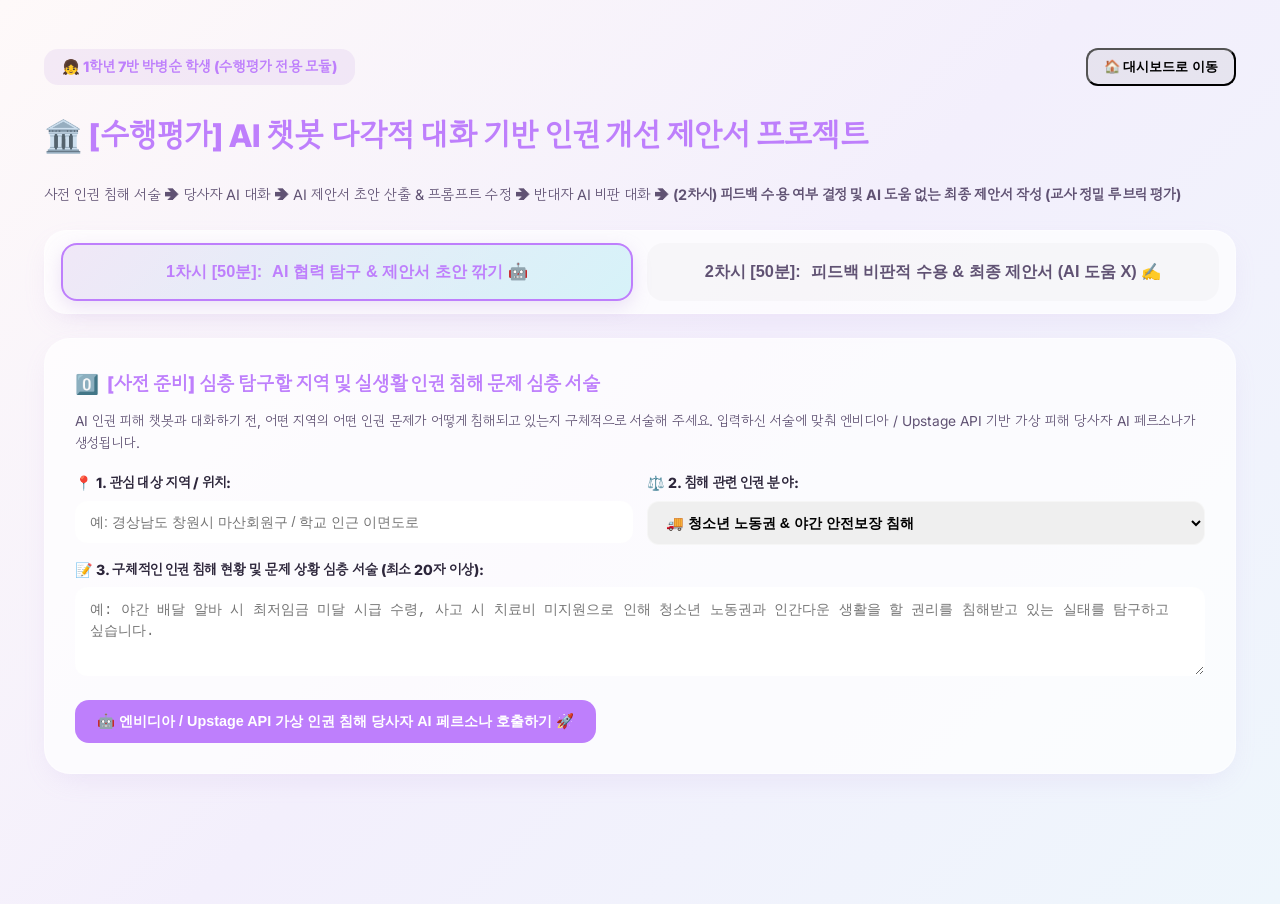
<file: activities/c10103_performance.html>
<!DOCTYPE html>
<html lang="ko">
<head>
  <meta charset="UTF-8">
  <meta name="viewport" content="width=device-width, initial-scale=1.0">
  <title>🏛️ [수행평가] AI 챗봇 다각적 대화 기반 인권 개선 제안서 프로젝트</title>
  <link rel="stylesheet" href="../css/style.css">
  <style>
    .performance-container {
      max-width: 1400px;
      margin: 0 auto;
      padding: 24px 20px 80px 20px;
    }
    
    .session-stepper {
      display: flex;
      gap: 14px;
      margin-bottom: 24px;
      background: var(--bg-card);
      padding: 12px 16px;
      border-radius: 22px;
      border: 1px solid var(--border-glass);
      box-shadow: var(--shadow-primary);
    }
    .session-tab {
      flex: 1;
      text-align: center;
      padding: 16px 20px;
      border-radius: 16px;
      font-weight: 800;
      font-size: 1.02rem;
      color: var(--text-secondary);
      background: rgba(0,0,0,0.02);
      border: 2px solid transparent;
      cursor: pointer;
      transition: all 0.25s ease;
      display: flex;
      align-items: center;
      justify-content: center;
      gap: 10px;
    }
    .session-tab.active {
      background: linear-gradient(135deg, rgba(184,150,219,0.2) 0%, rgba(102,217,232,0.25) 100%);
      color: var(--color-purple);
      border-color: var(--color-purple);
      box-shadow: 0 6px 18px rgba(184,150,219,0.25);
    }

    .step-card {
      background: var(--bg-card);
      border: 1px solid var(--border-glass);
      border-radius: 26px;
      padding: 30px;
      margin-bottom: 26px;
      box-shadow: var(--shadow-primary);
    }

    .chat-box {
      background: rgba(0,0,0,0.02);
      border: 1px solid var(--border-glass);
      border-radius: 20px;
      padding: 20px;
      height: 340px;
      overflow-y: auto;
      display: flex;
      flex-direction: column;
      gap: 14px;
      margin-bottom: 16px;
    }
    .chat-msg {
      max-width: 82%;
      padding: 14px 18px;
      border-radius: 20px;
      font-size: 0.9rem;
      line-height: 1.55;
      white-space: pre-wrap;
    }
    .chat-msg.persona {
      align-self: flex-start;
      background: white;
      border: 1px solid rgba(0,0,0,0.08);
      color: var(--text-primary);
      border-bottom-left-radius: 4px;
      box-shadow: 0 2px 8px rgba(0,0,0,0.04);
    }
    .chat-msg.opponent {
      align-self: flex-start;
      background: #fff0f6;
      border: 1.5px solid #ffdeeb;
      color: #d63384;
      border-bottom-left-radius: 4px;
    }
    .chat-msg.student {
      align-self: flex-end;
      background: var(--color-purple);
      color: white;
      border-bottom-right-radius: 4px;
    }

    .acceptance-table {
      width: 100%;
      border-collapse: separate;
      border-spacing: 0;
      border-radius: 18px;
      overflow: hidden;
      border: 1px solid var(--border-glass);
      margin-bottom: 24px;
    }
    .acceptance-table th {
      background: rgba(184,150,219,0.18);
      color: var(--color-purple);
      font-weight: 800;
      padding: 14px 18px;
      font-size: 0.9rem;
      text-align: left;
    }
    .acceptance-table td {
      padding: 16px 18px;
      border-top: 1px solid var(--border-glass);
      background: var(--bg-card);
      font-size: 0.88rem;
    }

    .no-ai-banner {
      background: linear-gradient(135deg, #fff0f6 0%, #ffe3e3 100%);
      border: 2px solid var(--color-pink);
      border-radius: 20px;
      padding: 18px 24px;
      margin-bottom: 24px;
      display: flex;
      align-items: center;
      gap: 16px;
    }

    .prompt-modify-box {
      background: rgba(102, 217, 232, 0.08);
      border: 1.5px dashed var(--color-mint);
      border-radius: 18px;
      padding: 16px 20px;
      margin-top: 16px;
    }
  </style>
</head>
<body>
  <div class="performance-container">
    <!-- 헤더 영역 -->
    <header style="margin-bottom: 24px;">
      <div style="display: flex; justify-content: space-between; align-items: center; margin-bottom: 10px;">
        <span id="studentBadge" style="background: rgba(184,150,219,0.15); color: var(--color-purple); font-weight: 800; font-size: 0.9rem; padding: 6px 18px; border-radius: 14px;">
          👧 1학년 7반 박병순 학생 (수행평가 전용 모듈)
        </span>
        <button type="button" class="gen-btn" onclick="window.location.href='../index.html'" style="background: rgba(0,0,0,0.05); font-size: 0.82rem; font-weight: 700; padding: 8px 16px; border-radius: 12px;">
          🏠 대시보드로 이동
        </button>
      </div>
      <h1 style="font-size: 1.95rem; font-weight: 800; color: var(--color-purple); margin: 0 0 6px 0;">
        🏛️ [수행평가] AI 챗봇 다각적 대화 기반 인권 개선 제안서 프로젝트
      </h1>
      <p style="margin: 0; font-size: 0.9rem; color: var(--text-secondary); line-height: 1.55;">
        사전 인권 침해 서술 ➔ 당사자 AI 대화 ➔ AI 제안서 초안 산출 & 프롬프트 수정 ➔ 반대자 AI 비판 대화 ➔ <strong>(2차시) 피드백 수용 여부 결정 및 AI 도움 없는 최종 제안서 작성 (교사 정밀 루브릭 평가)</strong>
      </p>
    </header>

    <!-- 차시 개별 분리 버튼 (1차시 50분 / 2차시 50분) -->
    <div class="session-stepper">
      <button id="tabBtn_session1" class="session-tab active" onclick="switchSession(1)">
        <span>1차시 [50분]:</span> AI 협력 탐구 & 제안서 초안 깎기 🤖
      </button>
      <button id="tabBtn_session2" class="session-tab" onclick="switchSession(2)">
        <span>2차시 [50분]:</span> 피드백 비판적 수용 & 최종 제안서 (AI 도움 X) ✍️
      </button>
    </div>

    <!-- ========================================================================= -->
    <!-- [1차시 영역 (50분)] -->
    <!-- ========================================================================= -->
    <div id="session1Content">
      <!-- Step 0: 사전 인권 침해 문제 심층 서술 -->
      <div class="step-card">
        <h3 style="font-size: 1.2rem; font-weight: 800; color: var(--color-purple); margin: 0 0 10px 0; display: flex; align-items: center; gap: 8px;">
          <span>0️⃣</span> [사전 준비] 심층 탐구할 지역 및 실생활 인권 침해 문제 심층 서술
        </h3>
        <p style="font-size: 0.86rem; color: var(--text-secondary); margin-bottom: 18px;">
          AI 인권 피해 챗봇과 대화하기 전, 어떤 지역의 어떤 인권 문제가 어떻게 침해되고 있는지 구체적으로 서술해 주세요. 입력하신 서술에 맞춰 엔비디아 / Upstage API 기반 가상 피해 당사자 AI 페르소나가 생성됩니다.
        </p>

        <div style="display: grid; grid-template-columns: 1fr 1fr; gap: 14px; margin-bottom: 14px;">
          <div>
            <label style="display: block; font-weight: 800; font-size: 0.88rem; color: var(--text-primary); margin-bottom: 6px;">📍 1. 관심 대상 지역 / 위치:</label>
            <input type="text" id="prepLocation" placeholder="예: 경상남도 창원시 마산회원구 / 학교 인근 이면도로" style="width: 100%; padding: 12px 14px; border-radius: 12px; border: 1.5px solid var(--border-glass); outline: none; font-size: 0.88rem;">
          </div>
          <div>
            <label style="display: block; font-weight: 800; font-size: 0.88rem; color: var(--text-primary); margin-bottom: 6px;">⚖️ 2. 침해 관련 인권 분야:</label>
            <select id="prepCategory" style="width: 100%; padding: 12px 14px; border-radius: 12px; border: 1.5px solid var(--border-glass); font-weight: 700; font-size: 0.88rem;">
              <option value="청소년 노동권 및 야간 안전권">🚚 청소년 노동권 & 야간 안전보장 침해</option>
              <option value="휠체어/교통약자 이동권 및 엘리베이터 미비">♿ 휠체어/교통약자 이동권 및 공공시설 인프라 미비</option>
              <option value="공동주택 야간 층간소음/숙면권 및 건강권">🌙 공동주택 층간소음 & 숙면권/건강권 침해</option>
              <option value="디지털 개인정보 및 알권리/잊힐권리">📱 디지털 개인정보 무단 유출 & 잊힐 권리 오남용</option>
              <option value="사회적 소수자 주거권 및 차별금지">🏠 사회적 소수자 주거권 소외 및 평등권 침해</option>
            </select>
          </div>
        </div>

        <div style="margin-bottom: 16px;">
          <label style="display: block; font-weight: 800; font-size: 0.88rem; color: var(--text-primary); margin-bottom: 6px;">📝 3. 구체적인 인권 침해 현황 및 문제 상황 심층 서술 (최소 20자 이상):</label>
          <textarea id="prepDescription" rows="3" placeholder="예: 야간 배달 알바 시 최저임금 미달 시급 수령, 사고 시 치료비 미지원으로 인해 청소년 노동권과 인간다운 생활을 할 권리를 침해받고 있는 실태를 탐구하고 싶습니다." style="width: 100%; padding: 12px 14px; border-radius: 12px; border: 1.5px solid var(--border-glass); outline: none; font-size: 0.88rem; line-height: 1.5;"></textarea>
        </div>

        <button type="button" class="gen-btn" onclick="initPersonaChat()" style="background: var(--color-purple); color: white; border: none; font-weight: 800; padding: 12px 22px; border-radius: 14px; cursor: pointer; font-size: 0.9rem;">
          🤖 엔비디아 / Upstage API 가상 인권 침해 당사자 AI 페르소나 호출하기 🚀
        </button>
      </div>

      <!-- Step 1: 당사자 AI 챗봇 1:1 대화 -->
      <div id="step1Box" class="step-card" style="display: none;">
        <h3 style="font-size: 1.2rem; font-weight: 800; color: var(--color-purple); margin: 0 0 10px 0; display: flex; align-items: center; gap: 8px;">
          <span>1️⃣</span> 가상의 인권 침해 당사자 AI 챗봇과의 1:1 심층 경청 대화
        </h3>
        <p style="font-size: 0.86rem; color: var(--text-secondary); margin-bottom: 16px;">
          호출된 당사자 AI 챗봇과 대화하여 침해 상황의 고충과 헌법적 기본권 침해 맥락을 심층 분석하세요. 대화가 충분히 진행되면 아래 [대화 종결 및 제안서 초안 산출] 버튼을 누르세요.
        </p>

        <div style="background: rgba(184,150,219,0.1); border-radius: 16px; padding: 16px; margin-bottom: 16px; border-left: 4px solid var(--color-purple);">
          <div style="font-weight: 800; color: var(--color-purple); font-size: 0.92rem; margin-bottom: 4px;">
            👤 생성된 당사자 AI 페르소나: <span id="personaNameTag" style="color: var(--color-pink);">김아름 (18세 / 마산 지역 알바 청소년)</span>
          </div>
          <div id="personaGrievanceSummary" style="font-size: 0.85rem; color: var(--text-primary); line-height: 1.5;"></div>
        </div>

        <div id="chatBoxPersona" class="chat-box"></div>

        <div style="display: flex; gap: 10px; margin-bottom: 16px;">
          <input type="text" id="chatInputPersona" placeholder="당사자 AI에게 공감 질문 또는 침해 맥락 질문을 입력하세요..." style="flex:1; padding: 14px 16px; border-radius: 14px; border: 1.5px solid var(--border-glass); outline: none; font-size: 0.9rem;">
          <button type="button" class="gen-btn" onclick="sendPersonaChat()" style="background: var(--color-purple); color: white; border: none; font-weight: 800; padding: 14px 24px; border-radius: 14px; cursor: pointer;">
            대화 전송 💬
          </button>
        </div>

        <button type="button" class="gen-btn" onclick="finishPersonaChatAndGenerateDraft()" style="width: 100%; background: linear-gradient(135deg, #20c997 0%, #099268 100%); color: white; border: none; font-weight: 800; padding: 14px; border-radius: 16px; font-size: 0.95rem; box-shadow: 0 6px 18px rgba(9,146,104,0.25); cursor: pointer;">
          🏁 당사자 대화 종결 및 6대 항목 인권 개선 제안서 초안 산출하기 📜
        </button>
      </div>

      <!-- Step 2: AI 제안서 초안 생성 & 6대 풍성한 항목 & 프롬프트 수정 란 -->
      <div id="step2Box" class="step-card" style="display: none;">
        <h3 style="font-size: 1.2rem; font-weight: 800; color: var(--color-purple); margin: 0 0 10px 0; display: flex; align-items: center; gap: 8px;">
          <span>2️⃣</span> 당사자 대화 기반 AI 제안서 초안 산출 & 대화형 프롬프트 수정
        </h3>
        <p style="font-size: 0.86rem; color: var(--text-secondary); margin-bottom: 16px;">
          당사자와의 대화 내용이 종합 반영된 6대 항목의 제안서 초안입니다. 하단 프롬프트 수정 란을 활용해 내용을 더욱 다듬고 보완하세요.
        </p>

        <div style="background: rgba(255,255,255,0.7); border: 1.5px solid var(--border-glass); border-radius: 20px; padding: 22px; margin-bottom: 16px;">
          <h4 id="draftTitle" style="font-size: 1.1rem; font-weight: 800; color: var(--color-purple); margin: 0 0 14px 0; border-bottom: 2px solid var(--color-pink-soft); padding-bottom: 8px;">
            📜 [제안서 초안] 실생활 인권 개선 및 침해 방지 제안서
          </h4>

          <div style="display: flex; flex-direction: column; gap: 12px; font-size: 0.88rem; line-height: 1.6;">
            <div><strong>1. 대상 지역 및 실생활 인권 침해 현황:</strong><div id="draftSec1" style="color: var(--text-primary); background: rgba(0,0,0,0.02); padding: 10px 12px; border-radius: 10px; margin-top: 4px;"></div></div>
            <div><strong>2. 헌법 상 관련 기본권 침해 맥락 및 법적 근거:</strong><div id="draftSec2" style="color: var(--text-primary); background: rgba(0,0,0,0.02); padding: 10px 12px; border-radius: 10px; margin-top: 4px;"></div></div>
            <div><strong>3. 인권 개선 목표 및 기대 효과:</strong><div id="draftSec3" style="color: var(--text-primary); background: rgba(0,0,0,0.02); padding: 10px 12px; border-radius: 10px; margin-top: 4px;"></div></div>
            <div><strong>4. 1차 인권 개선 대안 (행정/조례/시민 참여 수단):</strong><div id="draftSec4" style="color: var(--text-primary); background: rgba(0,0,0,0.02); padding: 10px 12px; border-radius: 10px; margin-top: 4px;"></div></div>
            <div><strong>5. 필요 예산 및 추진 일정 개요:</strong><div id="draftSec5" style="color: var(--text-primary); background: rgba(0,0,0,0.02); padding: 10px 12px; border-radius: 10px; margin-top: 4px;"></div></div>
          </div>
        </div>

        <!-- 프롬프트 수정 란 -->
        <div class="prompt-modify-box">
          <label style="display: block; font-weight: 800; font-size: 0.88rem; color: var(--color-purple); margin-bottom: 6px;">
            💬 AI 제안서 초안 프롬프트 수정 란 (추가 요구사항 입력):
          </label>
          <div style="display: flex; gap: 10px;">
            <input type="text" id="promptInput" placeholder="예: 헌법 제10조 및 노동권 조항을 더 강조해줘, 예산을 자치구 시범사업으로 줄여줘" style="flex:1; padding: 12px 14px; border-radius: 12px; border: 1px solid var(--border-glass); outline: none; font-size: 0.88rem;">
            <button type="button" class="gen-btn" onclick="modifyDraftWithPrompt()" style="background: var(--color-mint); color: #099268; border: 1.5px solid #099268; font-weight: 800; padding: 12px 20px; border-radius: 12px; cursor: pointer;">
              프롬프트로 초안 수정 🪄
            </button>
          </div>
        </div>
      </div>

      <!-- Step 3: 비판적 반대자 AI 챗봇과의 다각적 대화 -->
      <div id="step3Box" class="step-card" style="display: none;">
        <h3 style="font-size: 1.2rem; font-weight: 800; color: #d63384; margin: 0 0 10px 0; display: flex; align-items: center; gap: 8px;">
          <span>3️⃣</span> 제안서 초안 내용을 비판/지적하는 반대자 AI 챗봇과의 설득 대화
        </h3>
        <p style="font-size: 0.86rem; color: var(--text-secondary); margin-bottom: 16px;">
          예산 과다, 현실성 부족, 소상공인 부담 등을 이유로 제안서에 강력 반대하는 반대자 AI(지자체 재정과장)의 비판을 경청하고 교과 지식으로 설득하세요! (반대자 피드백은 2차시에 자동 연동됩니다)
        </p>

        <div style="background: #fff0f6; border: 1.5px solid #ffdeeb; border-radius: 16px; padding: 14px 18px; margin-bottom: 16px; font-size: 0.88rem;">
          <strong style="color: #d63384;">😈 매칭된 반대자 AI: 박재정 (지자체 예산재정과장)</strong><br>
          "학생의 취지는 이해하지만, 수십 억 예산 수반 및 업주 반발로 시 재정이 파탄 납니다! 당장 철회하십시오."
        </div>

        <div id="chatBoxOpponent" class="chat-box"></div>

        <div style="display: flex; gap: 10px; margin-bottom: 18px;">
          <input type="text" id="chatInputOpponent" placeholder="반대자 AI의 비판 논리에 대해 교과 지식을 들어 설득해 보세요..." style="flex:1; padding: 14px 16px; border-radius: 14px; border: 1.5px solid var(--border-glass); outline: none; font-size: 0.9rem;">
          <button type="button" class="gen-btn" onclick="sendOpponentChat()" style="background: #d63384; color: white; border: none; font-weight: 800; padding: 14px 24px; border-radius: 14px; cursor: pointer;">
            설득 대화 전송 💥
          </button>
        </div>

        <button type="button" class="gen-btn" onclick="saveSession1AndMoveToSession2()" style="width: 100%; background: linear-gradient(135deg, var(--color-purple) 0%, #4c6ef5 100%); color: white; border: none; font-weight: 800; padding: 16px; border-radius: 18px; font-size: 1rem; box-shadow: 0 8px 22px rgba(121,82,179,0.35); cursor: pointer;">
          💾 [1차시 50분 완수] 1차시 제출 저장 및 2차시(피드백 수용 결정)로 이동 🚀
        </button>
      </div>
    </div>

    <!-- ========================================================================= -->
    <!-- [2차시 영역 (50분)] -->
    <!-- ========================================================================= -->
    <div id="session2Content" style="display: none;">
      <!-- Step 4: 1차시 반대자 AI 피드백 연동 & 주도적 수용 결정표 -->
      <div class="step-card">
        <h3 style="font-size: 1.2rem; font-weight: 800; color: var(--color-purple); margin: 0 0 10px 0; display: flex; align-items: center; gap: 8px;">
          <span>4️⃣</span> 1차시 반대자 AI 피드백 수용 여부 주도적 결정 및 판단 근거 작성
        </h3>
        <p style="font-size: 0.86rem; color: var(--text-secondary); margin-bottom: 18px;">
          지난 1차시에 반대자 AI 챗봇으로부터 받은 실제 피드백 지적 내용이 아래 연동되었습니다. 각 항목별 [100% 수용 / 부분 수용 / 거부 및 반박] 여부를 결정하고 명확한 논리적 근거를 작성하세요.
        </p>

        <div style="background: rgba(214, 51, 132, 0.08); border-left: 4px solid #d63384; padding: 14px 18px; border-radius: 14px; margin-bottom: 18px; font-size: 0.88rem;">
          <strong style="color: #d63384;">📥 1차시 반대자 AI(박재정 과장) 실제 피드백 연동 요약:</strong>
          <div id="linkedOpponentFeedback" style="margin-top: 6px; color: var(--text-primary); line-height: 1.5; font-weight: 600;">
            (1차시 반대자 AI 대화 후 자동 연동됩니다)
          </div>
        </div>

        <table class="acceptance-table">
          <thead>
            <tr>
              <th style="width: 32%;">1차시 반대자 AI 주요 피드백 지적 내용</th>
              <th style="width: 25%;">수용 여부 결정</th>
              <th style="width: 43%;">수용/거부 판단의 명확한 논리적 근거 서술</th>
            </tr>
          </thead>
          <tbody>
            <tr>
              <td><strong>1. 예산 과다 투입 및 지자체 재정적 부담 지적</strong></td>
              <td>
                <select id="accSelect1" style="width: 100%; padding: 10px; border-radius: 10px; border: 1.5px solid var(--border-glass); font-weight: 700;">
                  <option value="부분 수용">부분 수용 (Recommended)</option>
                  <option value="100% 수용">100% 수용</option>
                  <option value="거부 및 반박">거부 및 반박</option>
                </select>
              </td>
              <td>
                <input type="text" id="accReason1" placeholder="예: 시 전역 즉시 시행 대신 1년 간 시범 구역 운영으로 예산 70% 절감 수용" style="width: 100%; padding: 10px 12px; border-radius: 10px; border: 1px solid var(--border-glass);">
              </td>
            </tr>
            <tr>
              <td><strong>2. 소상공인/자영업자 규제 반발 및 실현가능성 지적</strong></td>
              <td>
                <select id="accSelect2" style="width: 100%; padding: 10px; border-radius: 10px; border: 1.5px solid var(--border-glass); font-weight: 700;">
                  <option value="부분 수용">부분 수용 (Recommended)</option>
                  <option value="100% 수용">100% 수용</option>
                  <option value="거부 및 반박">거부 및 반박</option>
                </select>
              </td>
              <td>
                <input type="text" id="accReason2" placeholder="예: 단속 일변도 대신 착한 사업장 세제 혜택 부여 인센티브 방식으로 보완 수용" style="width: 100%; padding: 10px 12px; border-radius: 10px; border: 1px solid var(--border-glass);">
              </td>
            </tr>
            <tr>
              <td><strong>3. 법적 근거 및 시민 참여 수단 현실성 지적</strong></td>
              <td>
                <select id="accSelect3" style="width: 100%; padding: 10px; border-radius: 10px; border: 1.5px solid var(--border-glass); font-weight: 700;">
                  <option value="부분 수용">부분 수용 (Recommended)</option>
                  <option value="100% 수용">100% 수용</option>
                  <option value="거부 및 반박">거부 및 반박</option>
                </select>
              </td>
              <td>
                <input type="text" id="accReason3" placeholder="예: 지자체 주민조례발안제 및 헌법 제32조 노동권 근거로 법적 정합성 보완" style="width: 100%; padding: 10px 12px; border-radius: 10px; border: 1px solid var(--border-glass);">
              </td>
            </tr>
          </tbody>
        </table>
      </div>

      <!-- Step 5: AI 도움 없는 최종 제안서 작성 (6대 항목 전문) -->
      <div class="step-card">
        <div class="no-ai-banner">
          <div style="font-size: 2.2rem;">🚨</div>
          <div>
            <strong style="color: #c92a2a; font-size: 0.98rem;">[2차시 최종 제안서 작성 규칙 - AI 도움 금지]</strong>
            <p style="margin: 3px 0 0 0; font-size: 0.85rem; color: var(--text-secondary);">
              본 최종 제안서 단계에서는 생성형 AI의 도움(버튼) 없이, <strong>학습자 본인의 교과 지식과 주도적 사고만으로 6대 항목 전문을 완성</strong>합니다!
            </p>
          </div>
        </div>

        <h3 style="font-size: 1.2rem; font-weight: 800; color: var(--color-purple); margin: 0 0 16px 0;">
          ✍️ [최종안] 인권 문제 해결 제안서 전문 (교사 100점 만점 정밀 루브릭 평가 연동)
        </h3>

        <div style="margin-bottom: 14px;">
          <label style="display: block; font-weight: 800; font-size: 0.88rem; color: var(--text-primary); margin-bottom: 6px;">1. 최종 제안서 제목:</label>
          <input type="text" id="finalTitle" placeholder="최종 제안서 제목을 입력하세요..." style="width: 100%; padding: 12px 14px; border-radius: 12px; border: 1.5px solid var(--border-glass); outline: none; font-size: 0.9rem;">
        </div>

        <div style="margin-bottom: 14px;">
          <label style="display: block; font-weight: 800; font-size: 0.88rem; color: var(--text-primary); margin-bottom: 6px;">2. 대상 지역 및 실생활 인권 침해 현황 분석:</label>
          <textarea id="finalSec1" rows="3" placeholder="대상 지역과 당사자가 겪는 구체적인 침해 사례를 성실하게 작성하세요." style="width: 100%; padding: 12px; border-radius: 12px; border: 1.5px solid var(--border-glass); outline: none; font-size: 0.88rem; line-height: 1.55;"></textarea>
        </div>

        <div style="margin-bottom: 14px;">
          <label style="display: block; font-weight: 800; font-size: 0.88rem; color: var(--text-primary); margin-bottom: 6px;">3. 헌법 상 기본권 맥락 도출 타당성 (교사 루브릭 15점):</label>
          <textarea id="finalSec2" rows="3" placeholder="헌법 제10조(인간의 존엄성) 및 관련 기본권(자유권, 사회권, 노동권 등) 침해 맥락을 교과 개념에 맞게 연계해 작성하세요." style="width: 100%; padding: 12px; border-radius: 12px; border: 1.5px solid var(--border-glass); outline: none; font-size: 0.88rem; line-height: 1.55;"></textarea>
        </div>

        <div style="margin-bottom: 14px;">
          <label style="display: block; font-weight: 800; font-size: 0.88rem; color: var(--text-primary); margin-bottom: 6px;">4. 교과 지식 기반 반대자 설득 및 피드백 수용 반영 내역 (교사 루브릭 35점):</label>
          <textarea id="finalSec3" rows="4" placeholder="반대자 AI의 비판 논리를 어떻게 교과 지식으로 설득했으며, 예산/현실성 지적을 어떻게 합리적으로 수용 및 보완했는지 작성하세요." style="width: 100%; padding: 12px; border-radius: 12px; border: 1.5px solid var(--border-glass); outline: none; font-size: 0.88rem; line-height: 1.55;"></textarea>
        </div>

        <div style="margin-bottom: 20px;">
          <label style="display: block; font-weight: 800; font-size: 0.88rem; color: var(--text-primary); margin-bottom: 6px;">5. 최종 인권 개선 대안, 시민 참여 수단 및 실현 가능성 (교사 루브릭 50점):</label>
          <textarea id="finalSec4" rows="4" placeholder="주민조례 발안, 청원, 지자체 정책 제안 등 실현 가능한 대안과 구체적 행정/재정적 실행 방안을 제시하세요." style="width: 100%; padding: 12px; border-radius: 12px; border: 1.5px solid var(--border-glass); outline: none; font-size: 0.88rem; line-height: 1.55;"></textarea>
        </div>

        <button type="button" class="gen-btn" onclick="submitFinalPerformanceTask()" style="width: 100%; background: linear-gradient(135deg, #7952b3 0%, #4c6ef5 100%); color: white; border: none; font-weight: 800; padding: 16px; border-radius: 18px; font-size: 1.05rem; box-shadow: 0 8px 24px rgba(121,82,179,0.4); cursor: pointer;">
          🚀 [2차시 수행평가 최종 제출] 박병준 선생님께 제출하고 평가 대기하기 🌸
        </button>
      </div>
    </div>
  </div>

  <script>
    const state = {
      student: { studentId: "", name: "", gradeClass: "" },
      prepData: {},
      personaInfo: {},
      personaChatHistory: [],
      draftData: {},
      opponentChatHistory: [],
      currentSession: 1
    };

    document.addEventListener("DOMContentLoaded", () => {
      loadProfile();
      restoreSavedSessionData();
    });

    function loadProfile() {
      const savedProfile = localStorage.getItem("sociallms_profile");
      const badge = document.getElementById("studentBadge");
      if (savedProfile && badge) {
        const p = JSON.parse(savedProfile);
        state.student = {
          studentId: p["학번 (StudentID)"] || p.studentId || "1701",
          name: p["이름 (StudentName)"] || p.name || "학생",
          gradeClass: p.gradeClass || "1학년 7반"
        };
        badge.textContent = `👧 ${state.student.gradeClass} ${state.student.name} 학생 (수행평가 프로젝트)`;
      }
    }

    function switchSession(sessionNum) {
      state.currentSession = sessionNum;
      document.getElementById("tabBtn_session1").classList.toggle("active", sessionNum === 1);
      document.getElementById("tabBtn_session2").classList.toggle("active", sessionNum === 2);
      document.getElementById("session1Content").style.display = sessionNum === 1 ? "block" : "none";
      document.getElementById("session2Content").style.display = sessionNum === 2 ? "block" : "none";

      if (sessionNum === 2) {
        loadSession1DataIntoSession2();
      }

      window.scrollTo({ top: 0, behavior: 'smooth' });
    }

    // Step 0: 당사자 AI 페르소나 호출
    async function initPersonaChat() {
      const loc = document.getElementById("prepLocation").value.trim();
      const cat = document.getElementById("prepCategory").value;
      const desc = document.getElementById("prepDescription").value.trim();

      if (!loc || desc.length < 15) {
        alert("관심 대상 지역과 구체적인 인권 침해 현황을 최소 15자 이상 작성해 주세요! ✍️");
        return;
      }

      state.prepData = { loc, cat, desc };

      document.getElementById("step1Box").style.display = "block";

      const pTag = document.getElementById("personaNameTag");
      const pSum = document.getElementById("personaGrievanceSummary");

      let pName = "김아름 (18세 / 청소년 알바생)";
      if (cat.includes("이동권")) pName = "박성진 (34세 / 휠체어 이용 장애인)";
      else if (cat.includes("층간소음")) pName = "최영희 (42세 / 심야 야근 직장인)";
      else if (cat.includes("개인정보")) pName = "정우진 (19세 / 디지털 서비스 이용자)";

      pTag.textContent = pName;
      pSum.innerHTML = `📍 <strong>대상 위치:</strong> ${loc}<br>📝 <strong>침해 사례 고충:</strong> "${desc}"`;

      const chatBox = document.getElementById("chatBoxPersona");
      chatBox.innerHTML = `<div class="chat-msg persona">안녕하세요... ${loc}에서 일하는 ${pName.split(' ')[0]}입니다. 제가 겪은 "${desc}" 문제 때문에 너무 힘들어요. 제 이야기 들어주실 수 있나요? 🥺</div>`;
      
      document.getElementById("step1Box").scrollIntoView({ behavior: 'smooth' });
    }

    // Step 1: 당사자 챗봇 대화
    async function sendPersonaChat() {
      const input = document.getElementById("chatInputPersona");
      const text = input.value.trim();
      if (!text) return;

      const chatBox = document.getElementById("chatBoxPersona");
      chatBox.innerHTML += `<div class="chat-msg student">${text}</div>`;
      input.value = "";
      chatBox.scrollTop = chatBox.scrollHeight;

      state.personaChatHistory.push({ role: "user", content: text });

      try {
        const response = await fetch("/api/chat", {
          method: "POST",
          headers: { "Content-Type": "application/json" },
          body: JSON.stringify({
            messages: [
              {
                role: "system",
                content: `당신은 인권 침해 당사자 AI 페르소나입니다. 위치: ${state.prepData.loc}, 유형: ${state.prepData.cat}, 침해고충: ${state.prepData.desc}. 학생에게 감정을 담아 공감 대화를 나누고, 헌법적 기본권 침해 맥락을 질문하도록 유도하세요. 2문장 이내.`
              },
              ...state.personaChatHistory
            ]
          })
        });
        const data = await response.json();
        const reply = data.success ? data.message.content : "제 슬픈 이야기를 들어주셔서 감사해요... 헌법상 기본권으로 제 권리가 지켜졌으면 좋겠어요.";
        
        chatBox.innerHTML += `<div class="chat-msg persona">${reply}</div>`;
        chatBox.scrollTop = chatBox.scrollHeight;
        state.personaChatHistory.push({ role: "assistant", content: reply });
      } catch (e) {}
    }

    // Step 1 -> Step 2: 당사자 대화 종결 및 6대 항목 초안 산출
    async function finishPersonaChatAndGenerateDraft() {
      document.getElementById("step2Box").style.display = "block";
      
      const sec1 = document.getElementById("draftSec1");
      const sec2 = document.getElementById("draftSec2");
      const sec3 = document.getElementById("draftSec3");
      const sec4 = document.getElementById("draftSec4");
      const sec5 = document.getElementById("draftSec5");

      sec1.textContent = "🤖 Upstage Solar AI가 초안 생성 중...";

      try {
        const response = await fetch("/api/chat", {
          method: "POST",
          headers: { "Content-Type": "application/json" },
          body: JSON.stringify({
            messages: [
              {
                role: "system",
                content: "당신은 고교 통합사회 인권 정책 도우미 AI입니다. 당사자 대화에 기초하여 JSON 형태로 [sec1: 침해현황], [sec2: 헌법상 기본권 맥락], [sec3: 개선목표], [sec4: 1차 개선대안], [sec5: 예산/일정] 5개 필드를 작성해 주세요."
              },
              {
                role: "user",
                content: `지역: ${state.prepData.loc}\n침해사례: ${state.prepData.desc}\n대화내역: ${JSON.stringify(state.personaChatHistory)}`
              }
            ]
          })
        });
        const data = await response.json();
        if (data.success) {
          try {
            const parsed = JSON.parse(data.message.content.replace(/```json/g, "").replace(/```/g, ""));
            sec1.textContent = parsed.sec1 || `${state.prepData.loc} 지역의 ${state.prepData.cat} 관련 실생활 침해 고충 파악.`;
            sec2.textContent = parsed.sec2 || `헌법 제10조(인간존엄) 및 헌법상 보장되는 기본권 침해 맥락 연계.`;
            sec3.textContent = parsed.sec3 || `침해 구역 피해 원상회복 및 시민 기본권 실질적 보장.`;
            sec4.textContent = parsed.sec4 || `지자체 조례 제정, 안심 사업장 인증제 및 주민 청원 추진.`;
            sec5.textContent = parsed.sec5 || `소관 지자체 예산 편성 및 1년 간 시범운영 추진.`;
          } catch(e) {
            sec1.textContent = `${state.prepData.loc} 지역의 ${state.prepData.cat} 실생활 침해 고충 파악.`;
            sec2.textContent = `헌법 제10조 및 관련 기본권 침해 맥락 분석.`;
            sec3.textContent = `실질적 인권 보장 및 침해 재발 방지.`;
            sec4.textContent = `지자체 조례 제정 및 행정/시민참여 수단 도입.`;
            sec5.textContent = `지자체 시범 예산 편성 및 실태조사.`;
          }
        }
      } catch(e) {}

      document.getElementById("step3Box").style.display = "block";
      initOpponentChat();
      document.getElementById("step2Box").scrollIntoView({ behavior: 'smooth' });
    }

    // Step 2: 프롬프트 수정 란
    async function modifyDraftWithPrompt() {
      const pInput = document.getElementById("promptInput");
      const userPrompt = pInput.value.trim();
      if (!userPrompt) return;

      const sec4 = document.getElementById("draftSec4");
      sec4.textContent = `🤖 [프롬프트 반영 중] ${userPrompt}...`;

      try {
        const response = await fetch("/api/chat", {
          method: "POST",
          headers: { "Content-Type": "application/json" },
          body: JSON.stringify({
            messages: [
              { role: "system", content: "학생의 프롬프트 수정 요청에 따라 1차 인권 개선 대안을 보완해 주세요." },
              { role: "user", content: `기존대안: ${sec4.textContent}\n학생 수정요청: ${userPrompt}` }
            ]
          })
        });
        const data = await response.json();
        if (data.success) {
          sec4.textContent = data.message.content;
          alert("✨ 프롬프트 수정 내용이 제안서 초안에 반영되었습니다!");
        }
      } catch(e) {}
    }

    // Step 3: 반대자 AI 대화 초기화
    function initOpponentChat() {
      const chatBox = document.getElementById("chatBoxOpponent");
      chatBox.innerHTML = `<div class="chat-msg opponent">제안서 초안 잘 읽었습니다. 하지만 수십 억 예산 수반 및 업주/자영업자 반발 문제는 어떻게 해결할 것입니까? 당장 철회하십시오!</div>`;
    }

    async function sendOpponentChat() {
      const input = document.getElementById("chatInputOpponent");
      const text = input.value.trim();
      if (!text) return;

      const chatBox = document.getElementById("chatBoxOpponent");
      chatBox.innerHTML += `<div class="chat-msg student">${text}</div>`;
      input.value = "";
      chatBox.scrollTop = chatBox.scrollHeight;

      state.opponentChatHistory.push({ role: "user", content: text });

      try {
        const response = await fetch("/api/chat", {
          method: "POST",
          headers: { "Content-Type": "application/json" },
          body: JSON.stringify({
            messages: [
              {
                role: "system",
                content: "당신은 학생의 인권 제안서에 예산과 현실성을 이유로 강하게 반대하는 지자체 재정과장 AI입니다. 단호하게 비판하세요. 2문장 이내."
              },
              ...state.opponentChatHistory
            ]
          })
        });
        const data = await response.json();
        const reply = data.success ? data.message.content : "예산 과다와 현실적 법적 제약 문제는 여전히 설득되지 않는군요!";
        
        chatBox.innerHTML += `<div class="chat-msg opponent">${reply}</div>`;
        chatBox.scrollTop = chatBox.scrollHeight;
        state.opponentChatHistory.push({ role: "assistant", content: reply });
      } catch(e) {}
    }

    // 1차시 제출 저장 및 2차시 이동
    function saveSession1AndMoveToSession2() {
      state.draftData = {
        sec1: document.getElementById("draftSec1").textContent,
        sec2: document.getElementById("draftSec2").textContent,
        sec3: document.getElementById("draftSec3").textContent,
        sec4: document.getElementById("draftSec4").textContent,
        sec5: document.getElementById("draftSec5").textContent
      };

      const session1Data = {
        prepData: state.prepData,
        personaChatHistory: state.personaChatHistory,
        draftData: state.draftData,
        opponentChatHistory: state.opponentChatHistory
      };

      localStorage.setItem("c10103_session1_data", JSON.stringify(session1Data));
      alert("💾 1차시(50분) 학습 내역이 안전하게 저장되었습니다! 2차시(피드백 수용 결정)로 이동합니다. 🌸");
      switchSession(2);
    }

    // 2차시 진입 시 1차시 반대자 AI 피드백 연동
    function loadSession1DataIntoSession2() {
      const raw = localStorage.getItem("c10103_session1_data");
      const box = document.getElementById("linkedOpponentFeedback");
      if (!raw) {
        box.textContent = "⚠️ 1차시 수행 내역이 없습니다. 1차시를 먼저 진행해 주세요.";
        return;
      }

      try {
        const s1 = JSON.parse(raw);
        const opponentMsgs = (s1.opponentChatHistory || []).filter(m => m.role === "assistant").map(m => m.content);
        if (opponentMsgs.length > 0) {
          box.innerHTML = opponentMsgs.map((m, idx) => `<div>• 피드백 ${idx+1}: "${m}"</div>`).join("");
        } else {
          box.innerHTML = `<div>• 피드백 1: "예산 과다 투입 및 지자체 시 재정적 부담 우려"</div><div>• 피드백 2: "소상공인/자영업자 규제 반발 및 실현가능성 부족 우려"</div>`;
        }

        // 1차시 초안 데이터 자동 채우기 힌트
        if (s1.prepData) {
          document.getElementById("finalSec1").value = `[대상 위치]: ${s1.prepData.loc || ""}\n[침해 현황]: ${s1.prepData.desc || ""}`;
        }
        if (s1.draftData && s1.draftData.sec2) {
          document.getElementById("finalSec2").value = s1.draftData.sec2;
        }
      } catch(e) {}
    }

    // 2차시 최종 제출 (교사 대시보드 정밀 채점 대기)
    async function submitFinalPerformanceTask() {
      const title = document.getElementById("finalTitle").value.trim();
      const s1 = document.getElementById("finalSec1").value.trim();
      const s2 = document.getElementById("finalSec2").value.trim();
      const s3 = document.getElementById("finalSec3").value.trim();
      const s4 = document.getElementById("finalSec4").value.trim();

      if (!title || s1.length < 15 || s2.length < 15 || s3.length < 15 || s4.length < 15) {
        alert("최종 제안서의 모든 영역을 성실하게 최소 15자 이상 작성해 주세요! ✍️");
        return;
      }

      const acc1 = document.getElementById("accSelect1").value;
      const r1 = document.getElementById("accReason1").value;
      const acc2 = document.getElementById("accSelect2").value;
      const r2 = document.getElementById("accReason2").value;
      const acc3 = document.getElementById("accSelect3").value;
      const r3 = document.getElementById("accReason3").value;

      const submissionPayload = {
        activityId: "c10103_performance",
        activityTitle: "🏛️ [수행평가] AI 챗봇 다각적 대화 기반 인권 개선 제안서",
        score: "교사 채점 대기 ⏳",
        timestamp: new Date().toISOString(),
        status: "submitted",
        details: {
          "최종제목": title,
          "1_침해현황분석": s1,
          "2_헌법상기본권맥락": s2,
          "3_피드백수용및설득내역": `[피드백1:${acc1}] ${r1}\n[피드백2:${acc2}] ${r2}\n[피드백3:${acc3}] ${r3}\n\n[설득내력]: ${s3}`,
          "4_최종대안및실현가능성": s4,
          "피드백결정표": `1-${acc1}(${r1}), 2-${acc2}(${r2}), 3-${acc3}(${r3})`
        }
      };

      localStorage.setItem("sociallms_submission_details_c10103", JSON.stringify(submissionPayload));
      localStorage.setItem("sociallms_progress_c10103", "completed");

      const localProg = JSON.parse(localStorage.getItem("sociallms_progress") || "{}");
      localProg["c10103_performance"] = "completed";
      localProg["c10103"] = "completed";
      localStorage.setItem("sociallms_progress", JSON.stringify(localProg));

      // 시트 백엔드 전송
      try {
        await fetch("/api/submit", {
          method: "POST",
          headers: { "Content-Type": "application/json" },
          body: JSON.stringify({
            action: "submit",
            studentId: state.student.studentId || "1701",
            studentName: state.student.name || "박병순",
            activityTitle: "과업 4: 수행평가 인권 제안서",
            score: "교사 채점 대기 ⏳",
            result: JSON.stringify(submissionPayload.details)
          })
        });
      } catch(e) {}

      alert("🎉 수행평가 프로젝트가 박병준 선생님께 성공적으로 최종 제출되었습니다!\n\n선생님이 교사 대시보드에서 100점 만점 6대 루브릭 채점 및 피드백을 완료하시면, 대시보드에서 성적표와 선생님의 피드백을 확인하실 수 있습니다. 🌸");
      window.location.href = "../index.html";
    }

    function restoreSavedSessionData() {
      const rawS1 = localStorage.getItem("c10103_session1_data");
      if (rawS1) {
        try {
          const s1 = JSON.parse(rawS1);
          if (s1.prepData) {
            document.getElementById("prepLocation").value = s1.prepData.loc || "";
            document.getElementById("prepDescription").value = s1.prepData.desc || "";
          }
        } catch(e) {}
      }
    }
  </script>
</body>
</html>
</file>
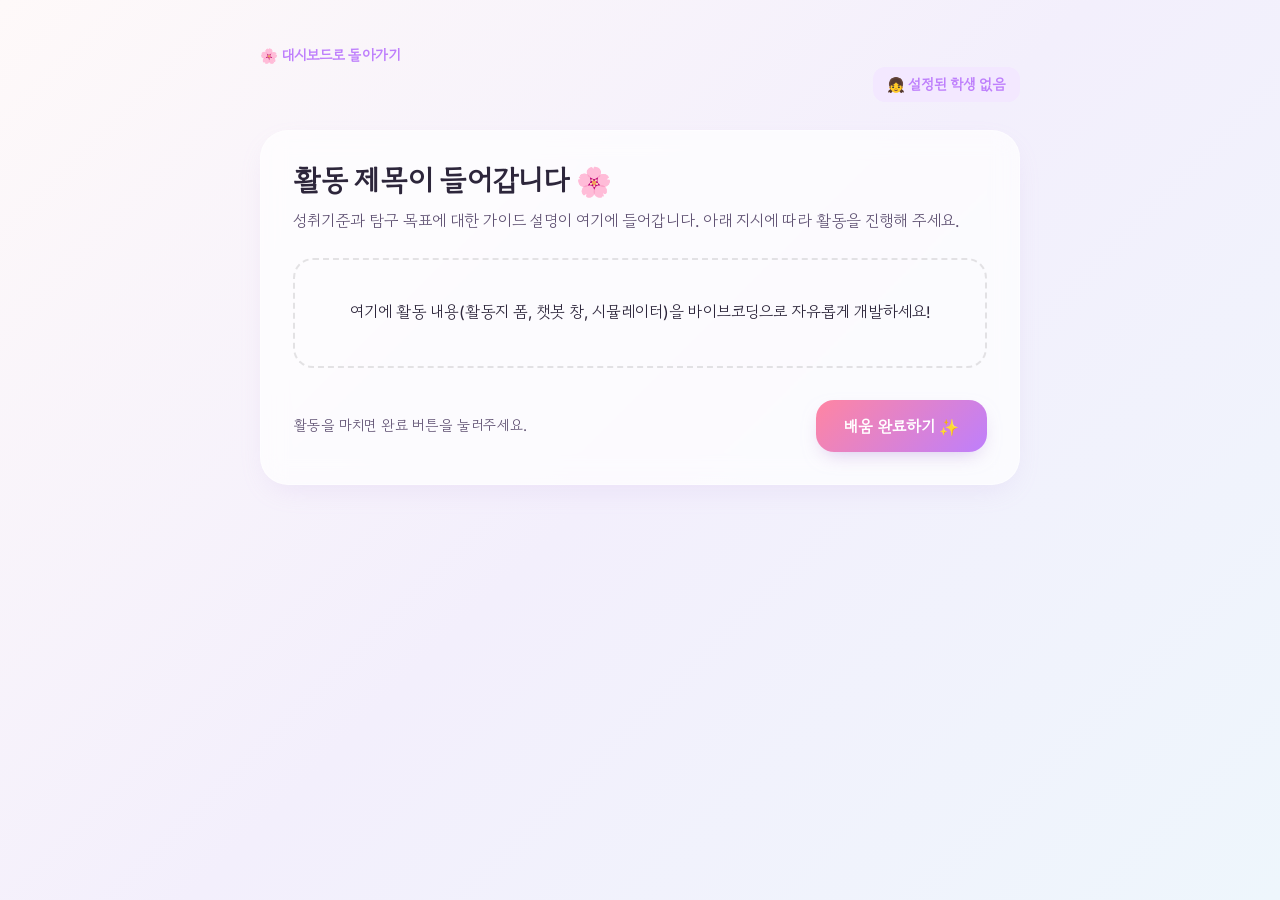
<file: activities/template.html>
<!DOCTYPE html>
<html lang="ko">
<head>
  <meta charset="UTF-8">
  <meta name="viewport" content="width=device-width, initial-scale=1.0, maximum-scale=1.0, user-scalable=no">
  <title>활동 템플릿 🌸</title>
  <link rel="stylesheet" href="../css/style.css">
  <style>
    /* 활동 페이지 전용 파스텔 테마 확장 */
    .activity-container {
      max-width: 1350px;
      margin: 0 auto;
      padding-bottom: 80px;
      animation: fadeInUp 0.6s ease;
    }
    .card-activity {
      background: var(--bg-card);
      border: 1px solid var(--border-glass);
      border-radius: 28px;
      padding: 32px;
      box-shadow: var(--shadow-primary);
      backdrop-filter: blur(12px);
      margin-bottom: 24px;
    }
    .student-badge {
      font-size: 0.9rem;
      background: var(--color-purple-soft);
      color: var(--color-purple);
      padding: 6px 14px;
      border-radius: 12px;
      font-weight: 700;
      display: inline-block;
      margin-bottom: 12px;
    }
    .activity-title {
      font-size: 1.8rem;
      font-weight: 700;
      color: var(--text-primary);
      margin-bottom: 8px;
      line-height: 1.3;
    }
    .activity-subtitle {
      color: var(--text-secondary);
      font-size: 1rem;
      margin-bottom: 24px;
      line-height: 1.6;
    }
    .submit-bar {
      display: flex;
      justify-content: space-between;
      align-items: center;
      margin-top: 32px;
    }
    .btn-submit {
      background: linear-gradient(135deg, var(--color-pink) 0%, var(--color-purple) 100%);
      color: white;
      border: none;
      padding: 14px 28px;
      border-radius: 18px;
      font-family: var(--font-family-body);
      font-weight: 700;
      font-size: 1rem;
      cursor: pointer;
      box-shadow: 0 8px 20px -8px rgba(184, 150, 219, 0.6);
      transition: all 0.3s ease;
    }
    .btn-submit:hover {
      transform: translateY(-2px);
      box-shadow: 0 12px 24px -10px rgba(184, 150, 219, 0.8);
    }
  </style>
</head>
<body>
  <div class="activity-page">
    <!-- 상단 탐색 네비게이션 -->
    <a href="../index.html" class="activity-back-link">🌸 대시보드로 돌아가기</a>
    
    <div class="activity-container">
      <!-- 학생 기본 정보 위젯 -->
      <div style="text-align: right; margin-bottom: 16px;">
        <span class="student-badge" id="studentBadge">👧 설정된 학생 없음</span>
      </div>

      <!-- 메인 활동 카드 -->
      <main class="card-activity">
        <h2 class="activity-title">활동 제목이 들어갑니다 🌸</h2>
        <p class="activity-subtitle">성취기준과 탐구 목표에 대한 가이드 설명이 여기에 들어갑니다. 아래 지시에 따라 활동을 진행해 주세요.</p>
        
        <!-- 이 영역에 활동 세부 콘텐츠가 구현됩니다. -->
        <div class="content-area" style="padding: 40px 20px; text-align: center; border: 2px dashed rgba(0,0,0,0.1); border-radius: 20px;">
          여기에 활동 내용(활동지 폼, 챗봇 창, 시뮬레이터)을 바이브코딩으로 자유롭게 개발하세요!
        </div>

        <!-- 하단 제출 및 완료 버튼 -->
        <div class="submit-bar">
          <span style="font-size: 0.9rem; color: var(--text-secondary);">활동을 마치면 완료 버튼을 눌러주세요.</span>
          <button class="btn-submit" onclick="completeActivity()">배움 완료하기 ✨</button>
        </div>
      </main>
    </div>
  </div>

  <script>
    // 현재 활동의 ID 설정 (data.js에 등록된 ID와 일치해야 함)
    const ACTIVITY_ID = "template_activity"; 

    // 로드 시 학생 이름 표시 및 테마 로드
    document.addEventListener("DOMContentLoaded", () => {
      // 테마 동기화
      const savedTheme = localStorage.getItem("sociallms_theme") || "light";
      document.documentElement.setAttribute("data-theme", savedTheme);

      // 학생 프로필 로드
      const savedProfile = localStorage.getItem("sociallms_profile");
      const badge = document.getElementById("studentBadge");
      if (savedProfile && badge) {
        const student = JSON.parse(savedProfile);
        badge.textContent = `${student.emoji} ${student.gradeClass ? student.gradeClass + ' ' : ''}${student.name} 학생`;
      }
    });

    // 활동 완료 처리
    function completeActivity() {
      const progress = JSON.parse(localStorage.getItem("sociallms_progress") || "{}");
      progress[ACTIVITY_ID] = "completed";
      localStorage.setItem("sociallms_progress", JSON.stringify(progress));
      
      alert("오늘 배움을 멋지게 끝마쳤어요! 참 잘했어요 🌸");
      window.location.href = "../index.html";
    }
  </script>
</body>
</html>
</file>
<file: css/style.css>
@import url('https://fonts.googleapis.com/css2?family=Gowun+Dodum&family=Inter:wght@300;400;500;600;700&family=Outfit:wght@300;400;500;600;700&display=swap');

:root {
  /* 러블리 파스텔 컬러 시스템 */
  --color-pink: #ff85a2;
  --color-pink-soft: #ffe3e9;
  --color-purple: #be7ffc;
  --color-purple-soft: #f3e8ff;
  --color-blue: #6eb4f7;
  --color-blue-soft: #e0f2fe;
  --color-mint: #4fd1c5;
  --color-mint-soft: #e6fffa;
  --color-peach: #ffb07c;
  --color-peach-soft: #fff4ec;
  --color-coral: #fd7e14;
  --color-coral-soft: #ffe8cc;
  --color-sage: #82c91e;
  --color-sage-soft: #f4fce8;

  /* 기본 테마 토큰 (라이트 모드 우선 - 파스텔) */
  --bg-gradient: linear-gradient(135deg, #fef9f9 0%, #f3effc 50%, #eef6fc 100%);
  --bg-card: rgba(255, 255, 255, 0.7);
  --bg-card-hover: rgba(255, 255, 255, 0.85);
  --border-glass: rgba(255, 255, 255, 0.4);
  --text-primary: #2d263b;
  --text-secondary: #605273;
  --shadow-primary: 0 10px 30px -10px rgba(184, 150, 219, 0.2);
  --shadow-hover: 0 20px 40px -15px rgba(184, 150, 219, 0.35);
  --font-family-title: 'Outfit', 'Gowun Dodum', sans-serif;
  --font-family-body: 'Inter', 'Gowun Dodum', sans-serif;
}

[data-theme="dark"] {
  /* 다크모드 역시 칙칙하지 않은 신비롭고 러블리한 밤하늘/오로라 파스텔 테마 */
  --bg-gradient: linear-gradient(135deg, #181528 0%, #1c112b 50%, #101c2e 100%);
  --bg-card: rgba(30, 26, 47, 0.6);
  --bg-card-hover: rgba(38, 33, 59, 0.85);
  --border-glass: rgba(255, 255, 255, 0.08);
  --text-primary: #f5f1fa;
  --text-secondary: #baaecd;
  --shadow-primary: 0 10px 30px -10px rgba(0, 0, 0, 0.5);
  --shadow-hover: 0 20px 40px -15px rgba(156, 39, 176, 0.25);
}

* {
  box-sizing: border-box;
  margin: 0;
  padding: 0;
  -webkit-tap-highlight-color: transparent;
}

body {
  font-family: var(--font-family-body);
  background: var(--bg-gradient);
  color: var(--text-primary);
  min-height: 100vh;
  padding: 24px;
  overflow-x: hidden;
  line-height: 1.6;
  transition: background 0.5s ease;
}

/* 스크롤바 디자인 */
::-webkit-scrollbar {
  width: 8px;
  height: 8px;
}
::-webkit-scrollbar-track {
  background: transparent;
}
::-webkit-scrollbar-thumb {
  background: rgba(188, 156, 222, 0.4);
  border-radius: 99px;
}
::-webkit-scrollbar-thumb:hover {
  background: rgba(188, 156, 222, 0.7);
}

/* 컨테이너 (와이드 스크린 1.5배 확장 대응) */
.app-container {
  max-width: 1650px;
  margin: 0 auto;
  padding-bottom: 60px;
}

/* 활동 공통 스타일 (activities) */
.activity-page {
  max-width: 1600px;
  margin: 0 auto;
  padding: 20px;
}

/* 헤더 스타일 */
header {
  display: flex;
  flex-direction: column;
  gap: 16px;
  margin-bottom: 32px;
  animation: fadeInDown 0.8s ease;
}

.header-top {
  display: flex;
  justify-content: space-between;
  align-items: center;
}

.logo-section h1 {
  font-family: var(--font-family-title);
  font-size: 2.2rem;
  font-weight: 700;
  background: linear-gradient(135deg, var(--color-pink) 0%, var(--color-purple) 100%);
  -webkit-background-clip: text;
  -webkit-text-fill-color: transparent;
  display: flex;
  align-items: center;
  gap: 8px;
  letter-spacing: -0.5px;
}

.logo-section p {
  font-size: 1rem;
  color: var(--text-secondary);
  font-weight: 500;
}

.controls-section {
  display: flex;
  align-items: center;
  gap: 12px;
}

/* 테마 스위치 & 학생 프로필 설정 */
.profile-btn {
  background: var(--bg-card);
  border: 1px solid var(--border-glass);
  padding: 10px 18px;
  border-radius: 20px;
  font-family: var(--font-family-body);
  font-size: 0.95rem;
  font-weight: 600;
  color: var(--text-primary);
  display: flex;
  align-items: center;
  gap: 8px;
  cursor: pointer;
  box-shadow: var(--shadow-primary);
  backdrop-filter: blur(10px);
  transition: all 0.3s cubic-bezier(0.175, 0.885, 0.32, 1.275);
}

.profile-btn:hover {
  transform: translateY(-2px);
  box-shadow: var(--shadow-hover);
}

.theme-toggle {
  background: var(--bg-card);
  border: 1px solid var(--border-glass);
  width: 44px;
  height: 44px;
  border-radius: 50%;
  cursor: pointer;
  display: flex;
  align-items: center;
  justify-content: center;
  font-size: 1.2rem;
  box-shadow: var(--shadow-primary);
  backdrop-filter: blur(10px);
  transition: all 0.3s ease;
}

.theme-toggle:hover {
  transform: rotate(15deg) scale(1.05);
}

/* 대시보드 위젯 (진척도 카드) */
.dashboard-overview {
  background: var(--bg-card);
  border: 1px solid var(--border-glass);
  border-radius: 24px;
  padding: 24px;
  box-shadow: var(--shadow-primary);
  backdrop-filter: blur(12px);
  display: grid;
  grid-template-columns: 2fr 1fr;
  gap: 24px;
  margin-bottom: 32px;
  animation: fadeInUp 0.8s ease;
}

@media (max-width: 768px) {
  .dashboard-overview {
    grid-template-columns: 1fr;
  }
}

.welcome-widget h2 {
  font-size: 1.4rem;
  margin-bottom: 8px;
}

.welcome-widget p {
  color: var(--text-secondary);
  font-size: 0.95rem;
  margin-bottom: 16px;
}

.progress-container {
  background: rgba(0, 0, 0, 0.05);
  border-radius: 99px;
  height: 16px;
  position: relative;
  overflow: hidden;
  margin-bottom: 8px;
}

[data-theme="dark"] .progress-container {
  background: rgba(255, 255, 255, 0.1);
}

.progress-bar {
  height: 100%;
  background: linear-gradient(90deg, var(--color-pink) 0%, var(--color-purple) 100%);
  border-radius: 99px;
  width: 0%;
  transition: width 1s cubic-bezier(0.4, 0, 0.2, 1);
}

.progress-text {
  font-size: 0.85rem;
  font-weight: 700;
  color: var(--text-secondary);
  text-align: right;
}

.stats-grid {
  display: grid;
  grid-template-columns: 1fr 1fr;
  gap: 12px;
}

.stat-card {
  background: rgba(255, 255, 255, 0.5);
  border: 1px solid var(--border-glass);
  border-radius: 18px;
  padding: 12px;
  text-align: center;
  transition: transform 0.3s ease;
}

[data-theme="dark"] .stat-card {
  background: rgba(255, 255, 255, 0.03);
}

.stat-card:hover {
  transform: translateY(-2px);
}

.stat-card .stat-value {
  font-family: var(--font-family-title);
  font-size: 1.5rem;
  font-weight: 700;
  color: var(--color-purple);
}

.stat-card .stat-label {
  font-size: 0.8rem;
  color: var(--text-secondary);
  font-weight: 600;
}

/* 필터 내비게이션 */
.filter-nav {
  display: flex;
  gap: 10px;
  margin-bottom: 24px;
  overflow-x: auto;
  padding: 4px;
  scrollbar-width: none; /* Firefox */
  -webkit-overflow-scrolling: touch;
}

.filter-nav::-webkit-scrollbar {
  display: none; /* Chrome/Safari */
}

.filter-chip {
  background: var(--bg-card);
  border: 1px solid var(--border-glass);
  padding: 10px 20px;
  border-radius: 20px;
  font-family: var(--font-family-body);
  font-weight: 600;
  font-size: 0.95rem;
  color: var(--text-secondary);
  cursor: pointer;
  white-space: nowrap;
  transition: all 0.3s cubic-bezier(0.175, 0.885, 0.32, 1.275);
}

.filter-chip:hover {
  transform: translateY(-2px);
  color: var(--text-primary);
  border-color: var(--color-purple);
}

.filter-chip.active {
  background: linear-gradient(135deg, var(--color-pink) 0%, var(--color-purple) 100%);
  color: white;
  border-color: transparent;
  box-shadow: 0 8px 20px -8px rgba(184, 150, 219, 0.6);
}

/* 성취기준 목록 그리드 */
.standards-grid {
  display: grid;
  grid-template-columns: 1fr;
  gap: 20px;
}

/* 성취기준 카드 */
.standard-card {
  background: var(--bg-card);
  border: 1px solid var(--border-glass);
  border-radius: 24px;
  padding: 24px;
  box-shadow: var(--shadow-primary);
  backdrop-filter: blur(12px);
  transition: all 0.4s cubic-bezier(0.165, 0.84, 0.44, 1);
  overflow: hidden;
  position: relative;
  display: flex;
  flex-direction: column;
  gap: 16px;
  cursor: pointer;
}

.standard-card::before {
  content: '';
  position: absolute;
  top: 0;
  left: 0;
  width: 6px;
  height: 100%;
  background: var(--accent-color, var(--color-purple));
  border-radius: 24px 0 0 24px;
}

.standard-card:hover {
  transform: translateY(-4px);
  box-shadow: var(--shadow-hover);
  border-color: rgba(188, 156, 222, 0.3);
}

.card-header {
  display: flex;
  justify-content: space-between;
  align-items: flex-start;
  gap: 16px;
}

.card-badge {
  background: var(--badge-bg, var(--color-purple-soft));
  color: var(--badge-color, var(--color-purple));
  padding: 6px 12px;
  border-radius: 12px;
  font-family: var(--font-family-title);
  font-size: 0.8rem;
  font-weight: 700;
  letter-spacing: 0.5px;
}

.card-category {
  font-size: 0.8rem;
  font-weight: 700;
  text-transform: uppercase;
  letter-spacing: 1px;
  color: var(--badge-color, var(--color-purple));
  opacity: 0.8;
}

.standard-card h3 {
  font-size: 1.3rem;
  font-weight: 700;
  color: var(--text-primary);
  line-height: 1.4;
}

.standard-card .description {
  font-size: 0.95rem;
  color: var(--text-secondary);
  line-height: 1.5;
  display: -webkit-box;
  -webkit-line-clamp: 2;
  -webkit-box-orient: vertical;
  overflow: hidden;
  transition: all 0.3s ease;
}

.standard-card.expanded .description {
  -webkit-line-clamp: unset;
}

/* 활동 영역 */
.activities-section {
  max-height: 0;
  overflow: hidden;
  transition: max-height 0.5s cubic-bezier(0, 1, 0, 1);
  display: flex;
  flex-direction: column;
  gap: 12px;
  margin-top: 8px;
}

.standard-card.expanded .activities-section {
  max-height: 1000px;
  transition: max-height 0.8s cubic-bezier(1, 0, 1, 0);
}

.activities-title {
  font-size: 0.9rem;
  font-weight: 700;
  color: var(--text-primary);
  display: flex;
  align-items: center;
  gap: 6px;
  border-top: 1px dashed rgba(0, 0, 0, 0.08);
  padding-top: 16px;
}

[data-theme="dark"] .activities-title {
  border-top-color: rgba(255, 255, 255, 0.08);
}

.activity-list {
  display: flex;
  flex-direction: column;
  gap: 12px;
}

.activity-item {
  background: rgba(255, 255, 255, 0.5);
  border: 1px solid rgba(0, 0, 0, 0.04);
  border-radius: 18px;
  padding: 16px;
  display: flex;
  align-items: center;
  justify-content: space-between;
  gap: 16px;
  text-decoration: none;
  color: inherit;
  transition: all 0.3s cubic-bezier(0.175, 0.885, 0.32, 1.275);
}

[data-theme="dark"] .activity-item {
  background: rgba(255, 255, 255, 0.02);
  border-color: rgba(255, 255, 255, 0.04);
}

.activity-item:hover {
  transform: scale(1.01) translateY(-2px);
  background: white;
  box-shadow: 0 8px 20px -8px rgba(0, 0, 0, 0.08);
}

[data-theme="dark"] .activity-item:hover {
  background: rgba(255, 255, 255, 0.05);
}

.activity-info {
  display: flex;
  flex-direction: column;
  gap: 4px;
  flex: 1;
}

.activity-title-wrapper {
  display: flex;
  align-items: center;
  gap: 8px;
  flex-wrap: wrap;
}

.activity-name {
  font-size: 1rem;
  font-weight: 600;
  color: var(--text-primary);
}

.activity-type-badge {
  font-size: 0.75rem;
  font-weight: 700;
  padding: 2px 8px;
  border-radius: 8px;
}

.activity-type-badge.worksheet {
  background: var(--color-pink-soft);
  color: var(--color-pink);
}

.activity-type-badge.chatbot {
  background: var(--color-purple-soft);
  color: var(--color-purple);
}

.activity-type-badge.simulation {
  background: var(--color-blue-soft);
  color: var(--color-blue);
}

.activity-type-badge.coming_soon {
  background: #f1f3f5;
  color: #868e96;
}

.activity-desc {
  font-size: 0.85rem;
  color: var(--text-secondary);
}

.activity-meta {
  display: flex;
  align-items: center;
  gap: 12px;
}

.activity-time {
  font-size: 0.8rem;
  color: var(--text-secondary);
  font-weight: 600;
  background: rgba(0, 0, 0, 0.04);
  padding: 4px 8px;
  border-radius: 8px;
}

[data-theme="dark"] .activity-time {
  background: rgba(255, 255, 255, 0.05);
}

.status-indicator {
  width: 10px;
  height: 10px;
  border-radius: 50%;
  background: #dee2e6;
  position: relative;
}

.status-indicator.completed {
  background: var(--color-mint);
  box-shadow: 0 0 0 3px rgba(79, 209, 197, 0.3);
}

.status-indicator.in_progress {
  background: var(--color-peach);
  box-shadow: 0 0 0 3px rgba(255, 176, 124, 0.3);
}

.activity-action-btn {
  background: linear-gradient(135deg, var(--color-pink) 0%, var(--color-purple) 100%);
  color: white;
  border: none;
  padding: 10px 16px;
  border-radius: 14px;
  font-family: var(--font-family-body);
  font-weight: 700;
  font-size: 0.85rem;
  cursor: pointer;
  box-shadow: 0 4px 10px rgba(184, 150, 219, 0.3);
  transition: all 0.3s ease;
}

.activity-action-btn:hover {
  transform: scale(1.05);
  box-shadow: 0 6px 15px rgba(184, 150, 219, 0.5);
}

.activity-item.disabled {
  pointer-events: none;
  opacity: 0.6;
}

.activity-item.disabled .activity-action-btn {
  background: #dee2e6;
  color: #adb5bd;
  box-shadow: none;
}

/* 모달 스타일 (학생 설정 모달) */
.modal-overlay {
  position: fixed;
  top: 0;
  left: 0;
  width: 100vw;
  height: 100vh;
  background: rgba(45, 38, 59, 0.4);
  backdrop-filter: blur(8px);
  display: flex;
  align-items: center;
  justify-content: center;
  opacity: 0;
  pointer-events: none;
  transition: all 0.4s ease;
  z-index: 1000;
}

.modal-overlay.active {
  opacity: 1;
  pointer-events: all;
}

.modal-content {
  position: relative;
  background: var(--bg-gradient);
  border: 1px solid var(--border-glass);
  border-radius: 28px;
  padding: 32px;
  width: 90%;
  max-width: 440px;
  box-shadow: 0 30px 60px -15px rgba(0, 0, 0, 0.3);
  transform: translateY(30px) scale(0.95);
  transition: all 0.4s cubic-bezier(0.175, 0.885, 0.32, 1.275);
}

/* 🌸 프리미엄 모달 닫기(X) 원형 럭셔리 버튼 스타일 */
.modal-close-btn {
  position: absolute;
  top: 18px;
  right: 18px;
  width: 36px;
  height: 36px;
  border-radius: 50%;
  background: rgba(0, 0, 0, 0.05);
  border: 1px solid rgba(0, 0, 0, 0.08);
  color: var(--text-secondary);
  font-size: 1.15rem;
  font-weight: 700;
  display: flex;
  align-items: center;
  justify-content: center;
  cursor: pointer;
  transition: all 0.25s cubic-bezier(0.175, 0.885, 0.32, 1.275);
  z-index: 10;
  outline: none;
  line-height: 1;
}

[data-theme="dark"] .modal-close-btn {
  background: rgba(255, 255, 255, 0.08);
  border-color: rgba(255, 255, 255, 0.12);
  color: white;
}

.modal-close-btn:hover {
  background: var(--color-pink);
  color: white;
  border-color: var(--color-pink);
  transform: rotate(90deg) scale(1.12);
  box-shadow: 0 4px 14px rgba(255, 133, 162, 0.45);
}

.modal-overlay.active .modal-content {
  transform: translateY(0) scale(1);
}

.modal-content h3 {
  font-size: 1.5rem;
  margin-bottom: 8px;
}

.modal-content p {
  color: var(--text-secondary);
  font-size: 0.9rem;
  margin-bottom: 24px;
}

.form-group {
  display: flex;
  flex-direction: column;
  gap: 8px;
  margin-bottom: 20px;
}

.form-group label {
  font-size: 0.85rem;
  font-weight: 700;
  color: var(--text-secondary);
}

.form-group input {
  background: rgba(255, 255, 255, 0.6);
  border: 1px solid rgba(0, 0, 0, 0.08);
  border-radius: 16px;
  padding: 14px 18px;
  font-family: var(--font-family-body);
  font-size: 1rem;
  outline: none;
  transition: all 0.3s ease;
}

[data-theme="dark"] .form-group input {
  background: rgba(255, 255, 255, 0.03);
  border-color: rgba(255, 255, 255, 0.08);
  color: white;
}

.form-group input:focus {
  border-color: var(--color-purple);
  background: white;
  box-shadow: 0 0 0 3px rgba(188, 156, 222, 0.2);
}

.emoji-selector {
  display: flex;
  gap: 10px;
  justify-content: space-between;
  margin-bottom: 24px;
}

.emoji-option {
  font-size: 1.6rem;
  width: 48px;
  height: 48px;
  display: flex;
  align-items: center;
  justify-content: center;
  border-radius: 14px;
  background: rgba(0, 0, 0, 0.03);
  border: 2px solid transparent;
  cursor: pointer;
  transition: all 0.3s ease;
}

.emoji-option.selected {
  background: var(--color-pink-soft);
  border-color: var(--color-pink);
  transform: scale(1.1);
}

.modal-actions {
  display: flex;
  gap: 12px;
}

.modal-btn {
  flex: 1;
  border: none;
  padding: 14px;
  border-radius: 16px;
  font-family: var(--font-family-body);
  font-weight: 700;
  font-size: 0.95rem;
  cursor: pointer;
  transition: all 0.3s ease;
}

.modal-btn.primary {
  background: linear-gradient(135deg, var(--color-pink) 0%, var(--color-purple) 100%);
  color: white;
  box-shadow: 0 4px 15px rgba(184, 150, 219, 0.3);
}

.modal-btn.primary:hover {
  transform: translateY(-2px);
  box-shadow: 0 6px 20px rgba(184, 150, 219, 0.5);
}

.modal-btn.secondary {
  background: rgba(0, 0, 0, 0.05);
  color: var(--text-secondary);
}

/* 애니메이션 */
@keyframes fadeInDown {
  from {
    opacity: 0;
    transform: translateY(-20px);
  }
  to {
    opacity: 1;
    transform: translateY(0);
  }
}

@keyframes fadeInUp {
  from {
    opacity: 0;
    transform: translateY(30px);
  }
  to {
    opacity: 1;
    transform: translateY(0);
  }
}

/* 회원가입 멀티스텝 설문 마법사 전용 스타일 */
.auth-card {
  max-width: 680px; /* 설문 문항 레이아웃 확보를 위해 크기 확장 */
  transition: max-width 0.3s ease;
}

.step-indicator-bar {
  display: flex;
  justify-content: space-between;
  align-items: center;
  margin-bottom: 20px;
  background: rgba(0, 0, 0, 0.02);
  padding: 8px 16px;
  border-radius: 12px;
}
[data-theme="dark"] .step-indicator-bar {
  background: rgba(255, 255, 255, 0.03);
}

.step-indicator-text {
  font-size: 0.85rem;
  font-weight: 700;
  color: var(--color-purple);
}

.step-progress-dots {
  display: flex;
  gap: 6px;
}

.step-dot {
  width: 8px;
  height: 8px;
  border-radius: 50%;
  background: #dee2e6;
  transition: all 0.3s ease;
}
[data-theme="dark"] .step-dot {
  background: rgba(255, 255, 255, 0.1);
}

.step-dot.active {
  background: var(--color-pink);
  transform: scale(1.2);
}

.wizard-step {
  display: none;
  flex-direction: column;
  gap: 20px;
  animation: fadeIn 0.4s ease;
}

.wizard-step.active {
  display: flex;
}

/* 설문 질문 타이틀 */
.survey-question {
  background: rgba(255, 255, 255, 0.3);
  border: 1px solid rgba(0, 0, 0, 0.03);
  border-radius: 20px;
  padding: 20px;
  display: flex;
  flex-direction: column;
  gap: 12px;
}
[data-theme="dark"] .survey-question {
  background: rgba(255, 255, 255, 0.01);
  border-color: rgba(255, 255, 255, 0.03);
}

.survey-question-title {
  font-size: 1rem;
  font-weight: 700;
  color: var(--text-primary);
  line-height: 1.4;
}

/* 이쁜 체크리스트 옵션들 */
.survey-options {
  display: flex;
  flex-direction: column;
  gap: 8px;
}

.option-check-label {
  display: flex;
  align-items: center;
  gap: 12px;
  background: rgba(255, 255, 255, 0.6);
  border: 1.5px solid rgba(0, 0, 0, 0.04);
  padding: 12px 16px;
  border-radius: 14px;
  font-size: 0.9rem;
  cursor: pointer;
  transition: all 0.2s ease;
  font-weight: 500;
}
[data-theme="dark"] .option-check-label {
  background: rgba(255, 255, 255, 0.02);
  border-color: rgba(255, 255, 255, 0.04);
}

.option-check-label:hover {
  background: white;
  transform: translateY(-1px);
}
[data-theme="dark"] .option-check-label:hover {
  background: rgba(255, 255, 255, 0.05);
}

.option-check-input {
  appearance: none;
  width: 20px;
  height: 20px;
  border: 2px solid #dee2e6;
  border-radius: 6px;
  outline: none;
  cursor: pointer;
  position: relative;
  transition: all 0.2s ease;
}
[data-theme="dark"] .option-check-input {
  border-color: rgba(255, 255, 255, 0.2);
}

.option-check-input:checked {
  background: var(--color-pink);
  border-color: var(--color-pink);
}

.option-check-input:checked::after {
  content: '✓';
  position: absolute;
  color: white;
  font-size: 12px;
  font-weight: bold;
  top: 50%;
  left: 50%;
  transform: translate(-50%, -50%);
}

.option-check-label.selected {
  background: white;
  border-color: var(--color-pink);
  box-shadow: 0 4px 12px rgba(255, 133, 162, 0.1);
}
[data-theme="dark"] .option-check-label.selected {
  background: rgba(255, 255, 255, 0.08);
}

/* 주관식 직접 입력 인풋 */
.option-direct-input {
  border: none;
  border-bottom: 1.5px solid #dee2e6;
  background: transparent;
  padding: 4px 8px;
  font-family: var(--font-family-body);
  font-size: 0.9rem;
  outline: none;
  flex: 1;
  color: var(--text-primary);
  margin-left: 6px;
  transition: border-color 0.2s;
}
.option-direct-input:focus {
  border-color: var(--color-pink);
}

/* 나를 나타내는 특징 20개 그리드형 태그 선택자 */
.traits-tag-grid {
  display: grid;
  grid-template-columns: repeat(2, 1fr);
  gap: 8px;
}
@media (max-width: 500px) {
  .traits-tag-grid {
    grid-template-columns: 1fr;
  }
}

.trait-tag-label {
  background: rgba(255, 255, 255, 0.5);
  border: 1.5px solid rgba(0, 0, 0, 0.03);
  padding: 10px 14px;
  border-radius: 12px;
  display: flex;
  flex-direction: column;
  gap: 4px;
  cursor: pointer;
  transition: all 0.2s ease;
}
[data-theme="dark"] .trait-tag-label {
  background: rgba(255, 255, 255, 0.02);
  border-color: rgba(255, 255, 255, 0.03);
}

.trait-tag-label:hover {
  background: white;
}
[data-theme="dark"] .trait-tag-label:hover {
  background: rgba(255, 255, 255, 0.05);
}

.trait-tag-label.selected {
  background: white;
  border-color: var(--color-purple);
  box-shadow: 0 4px 12px rgba(190, 127, 252, 0.1);
}
[data-theme="dark"] .trait-tag-label.selected {
  background: rgba(255, 255, 255, 0.08);
}

.trait-tag-title {
  font-weight: 700;
  font-size: 0.9rem;
  color: var(--text-primary);
  display: flex;
  align-items: center;
  gap: 6px;
}
.trait-tag-title::before {
  content: '🏷️';
  font-size: 0.85rem;
}
.trait-tag-desc {
  font-size: 0.75rem;
  color: var(--text-secondary);
  line-height: 1.3;
}

/* 마법사 조작 바 */
.wizard-actions {
  display: flex;
  justify-content: space-between;
  gap: 12px;
  margin-top: 10px;
}

/* 진단평가 객관식 정오 표시 및 피드백 뱃지 */
.diagnostic-quiz-option {
  display: flex;
  align-items: center;
  gap: 12px;
  background: rgba(255, 255, 255, 0.5);
  border: 1.5px solid rgba(0, 0, 0, 0.04);
  padding: 14px 18px;
  border-radius: 14px;
  font-size: 0.9rem;
  cursor: pointer;
  transition: all 0.2s ease;
  font-weight: 600;
}
[data-theme="dark"] .diagnostic-quiz-option {
  background: rgba(255, 255, 255, 0.02);
  border-color: rgba(255, 255, 255, 0.04);
}

.diagnostic-quiz-option:hover {
  background: white;
}
[data-theme="dark"] .diagnostic-quiz-option:hover {
  background: rgba(255, 255, 255, 0.05);
}

.diagnostic-quiz-option.selected {
  background: white;
  border-color: var(--color-purple);
  box-shadow: 0 4px 12px rgba(190, 127, 252, 0.1);
}
[data-theme="dark"] .diagnostic-quiz-option.selected {
  background: rgba(255, 255, 255, 0.08);
}


/* 이모지 비밀번호 다이얼 휠 피커 스타일 */
.emoji-password-label {
  font-size: 0.85rem;
  font-weight: 700;
  color: var(--text-secondary);
  margin-bottom: 8px;
  display: block;
}

.emoji-picker-container {
  display: flex;
  justify-content: center;
  gap: 12px;
  margin: 10px 0;
}

.emoji-picker-slot {
  display: flex;
  flex-direction: column;
  align-items: center;
  background: rgba(255, 255, 255, 0.8);
  border: 1.5px solid rgba(0, 0, 0, 0.06);
  border-radius: 20px;
  padding: 8px;
  width: 64px;
  box-shadow: 0 4px 10px rgba(0, 0, 0, 0.02);
  transition: all 0.3s ease;
}
[data-theme="dark"] .emoji-picker-slot {
  background: rgba(255, 255, 255, 0.04);
  border-color: rgba(255, 255, 255, 0.08);
}

.emoji-picker-slot:hover {
  transform: translateY(-2px);
  border-color: var(--color-purple);
  box-shadow: 0 8px 20px -8px rgba(184, 150, 219, 0.4);
}

.emoji-dial-btn {
  background: rgba(0, 0, 0, 0.03);
  border: none;
  width: 36px;
  height: 36px;
  border-radius: 50%;
  font-size: 0.8rem;
  cursor: pointer;
  display: flex;
  align-items: center;
  justify-content: center;
  color: var(--text-secondary);
  transition: all 0.2s;
}
[data-theme="dark"] .emoji-dial-btn {
  background: rgba(255, 255, 255, 0.05);
  color: var(--text-primary);
}

.emoji-dial-btn:hover {
  background: var(--color-purple-soft);
  color: var(--color-purple);
  transform: scale(1.1);
}

.emoji-display-window {
  font-size: 2rem;
  height: 52px;
  width: 52px;
  display: flex;
  align-items: center;
  justify-content: center;
  margin: 6px 0;
  user-select: none;
  transition: transform 0.2s cubic-bezier(0.175, 0.885, 0.32, 1.275);
}

.emoji-display-window.bounce {
  transform: scale(1.25);
}

/* 📍 [전역] 기본권/인권 유형별 1:1 맞춤형 럭셔리 마커 핀 스타일 (교사/학생 공통) */
.leaflet-marker-icon.custom-rights-pin-wrapper,
.leaflet-pane .leaflet-marker-icon.custom-rights-pin-wrapper,
.custom-rights-pin-wrapper {
  background: transparent !important;
  border: none !important;
  box-shadow: none !important;
}

.custom-rights-pin {
  width: 36px !important;
  height: 36px !important;
  border-radius: 50% 50% 50% 0 !important;
  transform: rotate(-45deg) !important;
  display: flex !important;
  align-items: center !important;
  justify-content: center !important;
  box-shadow: 0 4px 14px rgba(0, 0, 0, 0.35) !important;
  border: 2.5px solid #ffffff !important;
  transition: transform 0.25s cubic-bezier(0.175, 0.885, 0.32, 1.275), box-shadow 0.25s ease !important;
  cursor: pointer !important;
}

.custom-rights-pin:hover {
  transform: rotate(-45deg) scale(1.25) !important;
  box-shadow: 0 6px 22px rgba(0, 0, 0, 0.5) !important;
  z-index: 99999 !important;
}

.custom-rights-pin .pin-icon {
  transform: rotate(45deg) !important;
  font-size: 1.2rem !important;
  line-height: 1 !important;
  display: inline-block !important;
  filter: drop-shadow(0 1px 2px rgba(0, 0, 0, 0.3)) !important;
}


/* 활동 공통 스타일 (activities) */
.activity-page {
  max-width: 800px;
  margin: 0 auto;
  padding: 20px;
}

.activity-header {
  background: var(--bg-card);
  border: 1px solid var(--border-glass);
  border-radius: 24px;
  padding: 24px;
  box-shadow: var(--shadow-primary);
  backdrop-filter: blur(12px);
  margin-bottom: 24px;
  display: flex;
  flex-direction: column;
  gap: 12px;
}

.activity-back-link {
  display: flex;
  align-items: center;
  gap: 6px;
  text-decoration: none;
  color: var(--color-purple);
  font-weight: 700;
  font-size: 0.9rem;
  width: fit-content;
}

.activity-back-link:hover {
  transform: translateX(-4px);
}
</file>
